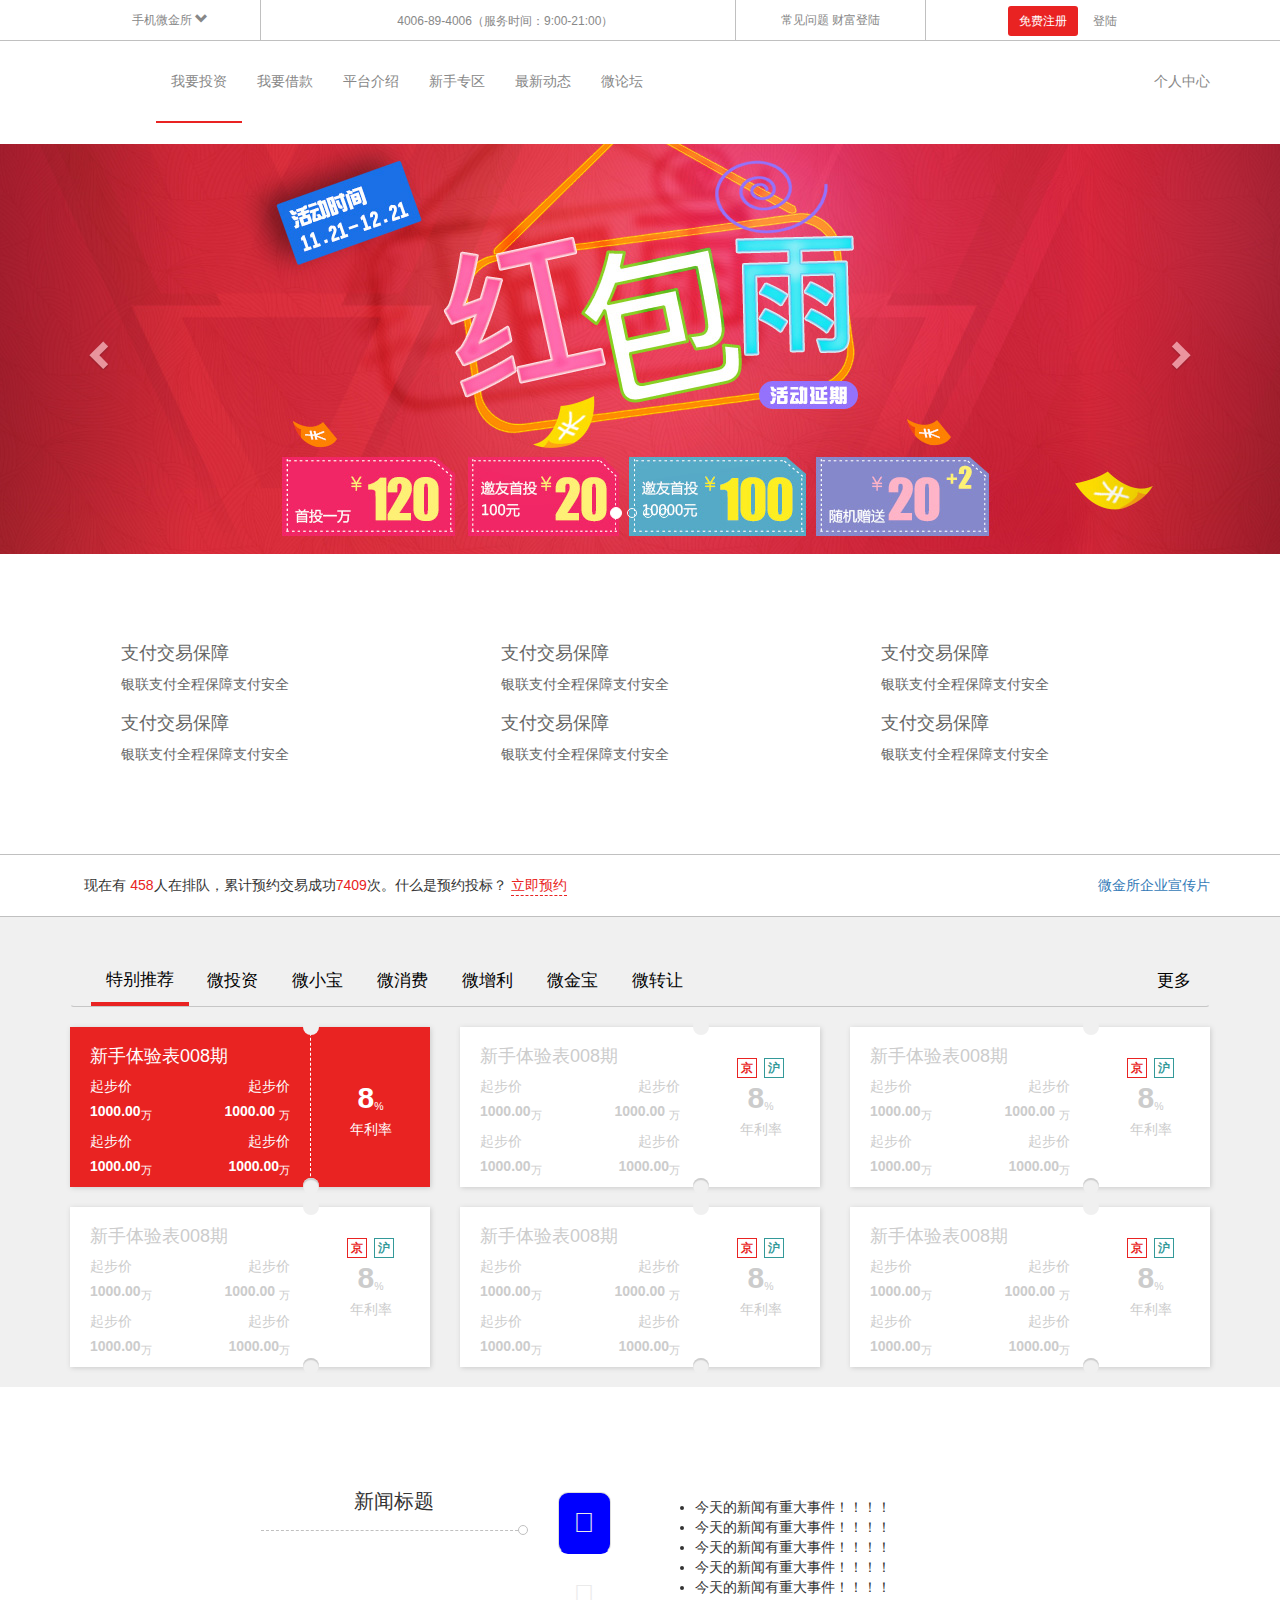
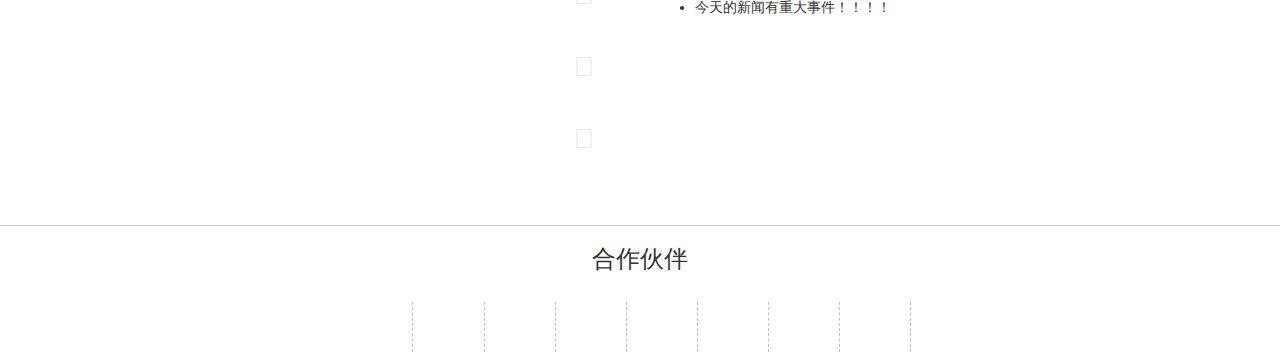
<file: index.html>
<!DOCTYPE html>
<html lang="en">

<head>
    <meta charset="UTF-8">
    <meta http-equiv="X-UA-Compatible" content="IE=edge">
    <meta name="viewport" content="width=device-width, initial-scale=1, user-scalable=no">
    <title>微金所，安全的互联网金融</title>
    <link rel="shortcut icon" type="image/x-icon" href="favicon.ico">
    <!-- <link rel="stylesheet/less" href="less/mian.less" type="text/css"> -->
    <link rel="stylesheet" href="./lib/bootstrap/css/bootstrap.css">
    <link rel="stylesheet" href="./css/main.css" type="text/css">
    <!-- [if lt IE 9]>
        <script src="lib/html5shiv/html5shiv.min.js"></script>
        <script src="lib/respond/respond.min.js"></script>
    <![endif]-->
</head>

<body>
    <!-- 头部区域开始-->
    <header>
        <div class="head visible-md visible-lg">
            <div class="container">
                <ul class="row">
                    <li class="col-md-2 text-center">
                        <a href="#">
                            <i class="icon-mobilephone"></i>手机微金所
                            <i class="glyphicon glyphicon-chevron-down"></i>
                            <img src="./img/c_06.jpg" name="QRcode" alt="扫一扫">
                        </a>
                    </li>
                    <li class="col-md-5 text-center">
                        <i class="icon-telephone"></i> 4006-89-4006（服务时间：9:00-21:00）
                    </li>
                    <li class="col-md-2 text-center">常见问题 财富登陆</li>
                    <li class="col-md-3 text-center">
                        <a class="btn btn-sm" href="#" role="button">免费注册</a>
                        <a class="btn btn-sm" href="#" role="button">登陆</a>
                    </li>
                </ul>
            </div>
        </div>
        </div>
    </header>
    <!-- 头部区域结束 -->
    <!-- 导航条开始 -->
    <nav class="navbar navbar-static-top" data-spy="affix" data-offset-top="10" data-offset-bottom="100">
        <div class="container">
            <!-- 手机版导航条 -->
            <div class="navbar-header">
                <button type="button" class="navbar-toggle collapsed" data-toggle="collapse" data-target="#meun-list" aria-expanded="false">
                    <span class="sr-only">切换菜单</span>
                    <span class="icon-bar"></span>
                    <span class="icon-bar"></span>
                    <span class="icon-bar"></span>
                </button>
                <a class="navbar-brand" href="#">
                    <i class="icon-icon"></i>
                    <i class="icon-logo"></i>
                </a>
            </div>
            <div class="collapse navbar-collapse" id="meun-list">
                <ul class="nav navbar-nav">
                    <li class="active"><a href="#">我要投资</a></li>
                    <li><a href="#">我要借款</a></li>
                    <li><a href="#">平台介绍</a></li>
                    <li><a href="#">新手专区</a></li>
                    <li><a href="#">最新动态</a></li>
                    <li><a href="#">微论坛</a></li>
                </ul>
                <ul class="nav navbar-nav navbar-right hidden-sm">
                    <li><a href="#">个人中心</a></li>
                </ul>
            </div>
        </div>
    </nav>
    <!-- 导航条结束 -->
    <!-- 轮播图 -->
    <section>
        <div id="roll-radio" class="carousel slide" data-ride="carousel">
            <!-- 轮播图小圆点 -->
            <ol class="carousel-indicators">
                <li data-target="#roll-radio" data-slide-to="0" class="active"></li>
                <li data-target="#roll-radio" data-slide-to="1"></li>
                <li data-target="#roll-radio" data-slide-to="2"></li>
                <li data-target="#roll-radio" data-slide-to="3"></li>
            </ol>
            <!-- 轮播图 -->
            <div class="carousel-inner" role="listbox">
                <div class="item active" data-img-sm="img/slide_01_640x340.jpg" data-img-lg="img/slide_01_2000x410.jpg">
                </div>
                <div class="item" data-img-sm="img/slide_02_640x340.jpg" data-img-lg="img/slide_02_2000x410.jpg" data-img-lg="img/slide_02_2000x410.jpg">
                </div>
                <div class=" item " data-img-sm="img/slide_03_640x340.jpg " data-img-lg="img/slide_03_2000x410.jpg " data-img-lg="img/slide_03_2000x410.jpg">
                </div>
                <div class=" item " data-img-sm="img/slide_04_640x340.jpg " data-img-lg="img/slide_04_2000x410.jpg " data-img-lg="img/slide_04_2000x410.jpg">
                </div>
            </div>
            <!-- 轮播图左右控制 -->
            <a class=" left carousel-control" href="#roll-radio" role="button " data-slide="prev">
                <span class="glyphicon glyphicon-chevron-left" aria-hidden="true "></span>
                <span class="sr-only">Previous</span>
            </a>
            <a class="right carousel-control" href="#roll-radio" role="button " data-slide="next">
                <span class="glyphicon glyphicon-chevron-right" aria-hidden="true "></span>
                <span class="sr-only">Next</span>
            </a>
        </div>
    </section>
    <!-- 轮播图结束 -->
    <!-- 特色介绍开始 -->
    <section class="paysafe hidden-xs">
        <div class="container">
            <div class="roll">
                <div class="col-sm-6 col-md-4">
                    <a href="#">
                        <div class="media">
                            <div class="media-left">
                                <i class="icon-uniE907"></i>
                            </div>
                            <div class="content">
                                <h4>支付交易保障</h4>
                                <p>银联支付全程保障支付安全</p>
                            </div>
                        </div>
                    </a>
                </div>
                <div class="col-sm-6 col-md-4">
                    <a href="#">
                        <div class="media">
                            <div class="media-left">
                                <i class="icon-uniE907"></i>
                            </div>
                            <div class="content">
                                <h4>支付交易保障</h4>
                                <p>银联支付全程保障支付安全</p>
                            </div>
                        </div>
                    </a>
                </div>
                <div class="hidden-xs col-sm-6 col-md-4">
                    <a href="#">
                        <div class="media">
                            <div class="media-left">
                                <i class="icon-uniE907"></i>
                            </div>
                            <div class="content">
                                <h4>支付交易保障</h4>
                                <p>银联支付全程保障支付安全</p>
                            </div>
                        </div>
                    </a>
                </div>
                <div class="hidden-xs col-sm-6 col-md-4">
                    <a href="#">
                        <div class="media">
                            <div class="media-left">
                                <i class="icon-uniE907"></i>
                            </div>
                            <div class="content">
                                <h4>支付交易保障</h4>
                                <p>银联支付全程保障支付安全</p>
                            </div>
                        </div>
                    </a>
                </div>
                <div class="hidden-xs col-sm-6 col-md-4">
                    <a href="#">
                        <div class="media">
                            <div class="media-left">
                                <i class="icon-uniE907"></i>
                            </div>
                            <div class="content">
                                <h4>支付交易保障</h4>
                                <p>银联支付全程保障支付安全</p>
                            </div>
                        </div>
                    </a>
                </div>
                <div class="hidden-xs col-sm-6 col-md-4">
                    <a href="#">
                        <div class="media">
                            <div class="media-left">
                                <i class="icon-uniE907"></i>
                            </div>
                            <div class="content">
                                <h4>支付交易保障</h4>
                                <p>银联支付全程保障支付安全</p>
                            </div>
                        </div>
                    </a>
                </div>
            </div>
        </div>
    </section>
    <!-- 特色介绍结束 -->
    <!-- 立即预约开始 -->
    <section class="order">
        <div class="container">
            <div class="pull-left">
                <p> <i class="icon-uniE906"></i> 现在有
                    <span>458</span>人在排队，累计预约交易成功<span>7409</span>次。什么是预约投标？ <a href="">立即预约</a></p>
            </div>
            <div class="order-right pull-right hidden-xs">
                <i class="icon-uniE905"></i>
                <p>微金所企业宣传片</p>
            </div>
        </div>
    </section>
    <!-- 立即预约结束 -->
    <!-- 产品推荐开始 -->
    <section class="products">
        <div class="container">
            <div class="ul-wallparper">
                <!-- tab导航栏 -->
                <ul class="nav nav-tabs navbar" id="products_ul" role="tablist">
                    <li role="presentation" class="active"><a href="#tuijian" aria-controls="home" role="tab" data-toggle="tab">特别推荐</a></li>
                    <li role="presentation"><a href="#touzi" aria-controls="touzi" role="tab" data-toggle="tab">微投资</a></li>
                    <li role="presentation"><a href="#xiaobao" aria-controls="xiaobao" role="tab" data-toggle="tab">微小宝</a></li>
                    <li role="presentation"><a href="#xiaofei" aria-controls="xiaofei" role="tab" data-toggle="tab">微消费</a></li>
                    <li role="presentation"><a href="#zengli" aria-controls="zengli" role="tab" data-toggle="tab">微增利</a></li>
                    <li role="presentation"><a href="#jinbao" aria-controls="jinbao" role="tab" data-toggle="tab">微金宝</a></li>
                    <li role="presentation"><a href="#zhuanrang" aria-controls="zhuanrang" role="tab" data-toggle="tab">微转让</a></li>
                    <li class="pull-right"><a href="#">更多</a></li>
                </ul>
            </div>
            <!-- tab导航栏结束-->
            <!-- tab卡片栏 -->
            <div class="tab-content">
                <div role="tabpanel" class="tab-pane fade in active" id="tuijian">
                    <!-- 整个行 -->
                    <div class="row">
                        <!-- 第一个盒子 -->
                        <div class="col-xs-12 col-sm-6 col-md-6 col-lg-4">
                            <!-- 左上角图标 -->
                            <div class="panel panel-czbk actived">
                                <!-- 右边利率 -->
                                <div class="panel-heading">
                                    <!-- 徽章 -->
                                    <p><strong>8</strong><sub>%</sub></p>
                                    <p><span>年利率</span></p>
                                </div>
                                <!-- 右边利率结束-->
                                <!-- 左边价格 -->
                                <div class="panel-body">
                                    <h4>新手体验表008期</h4>
                                    <div class="row">
                                        <div class="col-xs-6 text-left">
                                            <p>起步价</p>
                                            <p><strong>1000.00</strong><sub>万</sub></p>
                                        </div>
                                        <div class="col-xs-6 text-right">
                                            <p>起步价</p>
                                            <p><strong>1000.00</strong> <sub>万</sub></p>
                                        </div>
                                        <div class="col-xs-6 text-left">
                                            <p>起步价</p>
                                            <p><strong>1000.00</strong><sub>万</sub></p>
                                        </div>
                                        <div class="col-xs-6 text-right">
                                            <p>起步价</p>
                                            <p><strong>1000.00</strong><sub>万</sub></p>
                                        </div>
                                    </div>
                                </div>
                                <!-- 左边价格结束 -->
                            </div>
                        </div>
                        <!-- 第二个盒子 -->
                        <div class="col-xs-12 col-sm-6 col-md-6 col-lg-4">
                            <!-- 左上角图标 -->
                            <div class="panel panel-czbk disable">
                                <!-- 右边利率 -->
                                <div class="panel-heading">
                                    <!-- 徽章 -->
                                    <div class="badge-box">
                                        <a href="#" class="badge badge-one" data-toggle="tooltip" data-placement="top" title="背景">京</a>
                                        <a href="#" class="badge badge-two" data-toggle="tooltip" data-placement="top" title="上海">沪</a>
                                    </div>
                                    <p><strong>8</strong><sub>%</sub></p>
                                    <p><span>年利率</span></p>
                                </div>
                                <!-- 右边利率结束-->
                                <!-- 左边价格 -->
                                <div class="panel-body">
                                    <h4>新手体验表008期</h4>
                                    <div class="row">
                                        <div class="col-xs-6 text-left">
                                            <p>起步价</p>
                                            <p><strong>1000.00</strong><sub>万</sub></p>
                                        </div>
                                        <div class="col-xs-6 text-right">
                                            <p>起步价</p>
                                            <p><strong>1000.00</strong> <sub>万</sub></p>
                                        </div>
                                        <div class="col-xs-6 text-left">
                                            <p>起步价</p>
                                            <p><strong>1000.00</strong><sub>万</sub></p>
                                        </div>
                                        <div class="col-xs-6 text-right">
                                            <p>起步价</p>
                                            <p><strong>1000.00</strong><sub>万</sub></p>
                                        </div>
                                    </div>
                                </div>
                                <!-- 左边价格结束 -->
                            </div>
                        </div>
                        <!-- 第三个盒子 -->
                        <div class="col-xs-12 col-sm-6 col-md-6 col-lg-4">
                            <!-- 左上角图标 -->
                            <div class="panel panel-czbk disable">
                                <!-- 右边利率 -->
                                <div class="panel-heading">
                                    <!-- 徽章 -->
                                    <div class="badge-box">
                                        <a href="#" class="badge badge-one" data-toggle="tooltip" data-placement="top" title="背景">京</a>
                                        <a href="#" class="badge badge-two" data-toggle="tooltip" data-placement="top" title="上海">沪</a>
                                    </div>
                                    <p><strong>8</strong><sub>%</sub></p>
                                    <p><span>年利率</span></p>
                                </div>
                                <!-- 右边利率结束-->
                                <!-- 左边价格 -->
                                <div class="panel-body">
                                    <h4>新手体验表008期</h4>
                                    <div class="row">
                                        <div class="col-xs-6 text-left">
                                            <p>起步价</p>
                                            <p><strong>1000.00</strong><sub>万</sub></p>
                                        </div>
                                        <div class="col-xs-6 text-right">
                                            <p>起步价</p>
                                            <p><strong>1000.00</strong> <sub>万</sub></p>
                                        </div>
                                        <div class="col-xs-6 text-left">
                                            <p>起步价</p>
                                            <p><strong>1000.00</strong><sub>万</sub></p>
                                        </div>
                                        <div class="col-xs-6 text-right">
                                            <p>起步价</p>
                                            <p><strong>1000.00</strong><sub>万</sub></p>
                                        </div>
                                    </div>
                                </div>
                                <!-- 左边价格结束 -->
                            </div>
                        </div>
                        <!-- 第四个盒子 -->
                        <div class="col-xs-12 col-sm-6 col-md-6 col-lg-4">
                            <!-- 左上角图标 -->
                            <div class="panel panel-czbk disable">
                                <!-- 右边利率 -->
                                <div class="panel-heading">
                                    <!-- 徽章 -->
                                    <div class="badge-box">
                                        <a href="#" class="badge badge-one" data-toggle="tooltip" data-placement="top" title="背景">京</a>
                                        <a href="#" class="badge badge-two" data-toggle="tooltip" data-placement="top" title="上海">沪</a>
                                    </div>
                                    <p><strong>8</strong><sub>%</sub></p>
                                    <p><span>年利率</span></p>
                                </div>
                                <!-- 右边利率结束-->
                                <!-- 左边价格 -->
                                <div class="panel-body">
                                    <h4>新手体验表008期</h4>
                                    <div class="row">
                                        <div class="col-xs-6 text-left">
                                            <p>起步价</p>
                                            <p><strong>1000.00</strong><sub>万</sub></p>
                                        </div>
                                        <div class="col-xs-6 text-right">
                                            <p>起步价</p>
                                            <p><strong>1000.00</strong> <sub>万</sub></p>
                                        </div>
                                        <div class="col-xs-6 text-left">
                                            <p>起步价</p>
                                            <p><strong>1000.00</strong><sub>万</sub></p>
                                        </div>
                                        <div class="col-xs-6 text-right">
                                            <p>起步价</p>
                                            <p><strong>1000.00</strong><sub>万</sub></p>
                                        </div>
                                    </div>
                                </div>
                                <!-- 左边价格结束 -->
                            </div>
                        </div>
                        <!-- 第五个盒子 -->
                        <div class="col-xs-12 col-sm-6 col-md-6 col-lg-4">
                            <!-- 左上角图标 -->
                            <div class="panel panel-czbk disable">
                                <!-- 右边利率 -->
                                <div class="panel-heading">
                                    <!-- 徽章 -->
                                    <div class="badge-box">
                                        <a href="#" class="badge badge-one" data-toggle="tooltip" data-placement="top" title="背景">京</a>
                                        <a href="#" class="badge badge-two" data-toggle="tooltip" data-placement="top" title="上海">沪</a>
                                    </div>
                                    <p><strong>8</strong><sub>%</sub></p>
                                    <p><span>年利率</span></p>
                                </div>
                                <!-- 右边利率结束-->
                                <!-- 左边价格 -->
                                <div class="panel-body">
                                    <h4>新手体验表008期</h4>
                                    <div class="row">
                                        <div class="col-xs-6 text-left">
                                            <p>起步价</p>
                                            <p><strong>1000.00</strong><sub>万</sub></p>
                                        </div>
                                        <div class="col-xs-6 text-right">
                                            <p>起步价</p>
                                            <p><strong>1000.00</strong> <sub>万</sub></p>
                                        </div>
                                        <div class="col-xs-6 text-left">
                                            <p>起步价</p>
                                            <p><strong>1000.00</strong><sub>万</sub></p>
                                        </div>
                                        <div class="col-xs-6 text-right">
                                            <p>起步价</p>
                                            <p><strong>1000.00</strong><sub>万</sub></p>
                                        </div>
                                    </div>
                                </div>
                                <!-- 左边价格结束 -->
                            </div>
                        </div>
                        <!-- 第六个盒子 -->
                        <div class="col-xs-12 col-sm-6 col-md-6 col-lg-4">
                            <!-- 左上角图标 -->
                            <div class="panel panel-czbk disable">
                                <!-- 右边利率 -->
                                <div class="panel-heading">
                                    <!-- 徽章 -->
                                    <div class="badge-box">
                                        <a href="#" class="badge badge-one" data-toggle="tooltip" data-placement="top" title="背景">京</a>
                                        <a href="#" class="badge badge-two" data-toggle="tooltip" data-placement="top" title="上海">沪</a>
                                    </div>
                                    <p><strong>8</strong><sub>%</sub></p>
                                    <p><span>年利率</span></p>
                                </div>
                                <!-- 右边利率结束-->
                                <!-- 左边价格 -->
                                <div class="panel-body">
                                    <h4>新手体验表008期</h4>
                                    <div class="row">
                                        <div class="col-xs-6 text-left">
                                            <p>起步价</p>
                                            <p><strong>1000.00</strong><sub>万</sub></p>
                                        </div>
                                        <div class="col-xs-6 text-right">
                                            <p>起步价</p>
                                            <p><strong>1000.00</strong> <sub>万</sub></p>
                                        </div>
                                        <div class="col-xs-6 text-left">
                                            <p>起步价</p>
                                            <p><strong>1000.00</strong><sub>万</sub></p>
                                        </div>
                                        <div class="col-xs-6 text-right">
                                            <p>起步价</p>
                                            <p><strong>1000.00</strong><sub>万</sub></p>
                                        </div>
                                    </div>
                                </div>
                                <!-- 左边价格结束 -->
                            </div>
                        </div>
                    </div>
                </div>
                <div role="tabpanel" class="tab-pane fade" id="touzi">
                    <div class="row">
                        <!-- 第一个盒子 -->
                        <div class="col-xs-12 col-sm-6 col-md-6 col-lg-4">
                            <!-- 左上角图标 -->
                            <div class="panel panel-czbk actived">
                                <!-- 右边利率 -->
                                <div class="panel-heading">
                                    <!-- 徽章 -->
                                    <p><strong>8</strong><sub>%</sub></p>
                                    <p><span>年利率</span></p>
                                </div>
                                <!-- 右边利率结束-->
                                <!-- 左边价格 -->
                                <div class="panel-body">
                                    <h4>新手体验表008期</h4>
                                    <div class="row">
                                        <div class="col-xs-6 text-left">
                                            <p>起步价</p>
                                            <p><strong>1000.00</strong><sub>万</sub></p>
                                        </div>
                                        <div class="col-xs-6 text-right">
                                            <p>起步价</p>
                                            <p><strong>1000.00</strong> <sub>万</sub></p>
                                        </div>
                                        <div class="col-xs-6 text-left">
                                            <p>起步价</p>
                                            <p><strong>1000.00</strong><sub>万</sub></p>
                                        </div>
                                        <div class="col-xs-6 text-right">
                                            <p>起步价</p>
                                            <p><strong>1000.00</strong><sub>万</sub></p>
                                        </div>
                                    </div>
                                </div>
                                <!-- 左边价格结束 -->
                            </div>
                        </div>
                        <!-- 第二个盒子 -->
                        <div class="col-xs-12 col-sm-6 col-md-6 col-lg-4">
                            <!-- 左上角图标 -->
                            <div class="panel panel-czbk disable">
                                <!-- 右边利率 -->
                                <div class="panel-heading">
                                    <!-- 徽章 -->
                                    <div class="badge-box">
                                        <a href="#" class="badge badge-one" data-toggle="tooltip" data-placement="top" title="背景">京</a>
                                        <a href="#" class="badge badge-two" data-toggle="tooltip" data-placement="top" title="上海">沪</a>
                                    </div>
                                    <p><strong>8</strong><sub>%</sub></p>
                                    <p><span>年利率</span></p>
                                </div>
                                <!-- 右边利率结束-->
                                <!-- 左边价格 -->
                                <div class="panel-body">
                                    <h4>新手体验表008期</h4>
                                    <div class="row">
                                        <div class="col-xs-6 text-left">
                                            <p>起步价</p>
                                            <p><strong>1000.00</strong><sub>万</sub></p>
                                        </div>
                                        <div class="col-xs-6 text-right">
                                            <p>起步价</p>
                                            <p><strong>1000.00</strong> <sub>万</sub></p>
                                        </div>
                                        <div class="col-xs-6 text-left">
                                            <p>起步价</p>
                                            <p><strong>1000.00</strong><sub>万</sub></p>
                                        </div>
                                        <div class="col-xs-6 text-right">
                                            <p>起步价</p>
                                            <p><strong>1000.00</strong><sub>万</sub></p>
                                        </div>
                                    </div>
                                </div>
                                <!-- 左边价格结束 -->
                            </div>
                        </div>
                        <!-- 第三个盒子 -->
                        <div class="col-xs-12 col-sm-6 col-md-6 col-lg-4">
                            <!-- 左上角图标 -->
                            <div class="panel panel-czbk disable">
                                <!-- 右边利率 -->
                                <div class="panel-heading">
                                    <!-- 徽章 -->
                                    <div class="badge-box">
                                        <a href="#" class="badge badge-one" data-toggle="tooltip" data-placement="top" title="背景">京</a>
                                        <a href="#" class="badge badge-two" data-toggle="tooltip" data-placement="top" title="上海">沪</a>
                                    </div>
                                    <p><strong>8</strong><sub>%</sub></p>
                                    <p><span>年利率</span></p>
                                </div>
                                <!-- 右边利率结束-->
                                <!-- 左边价格 -->
                                <div class="panel-body">
                                    <h4>新手体验表008期</h4>
                                    <div class="row">
                                        <div class="col-xs-6 text-left">
                                            <p>起步价</p>
                                            <p><strong>1000.00</strong><sub>万</sub></p>
                                        </div>
                                        <div class="col-xs-6 text-right">
                                            <p>起步价</p>
                                            <p><strong>1000.00</strong> <sub>万</sub></p>
                                        </div>
                                        <div class="col-xs-6 text-left">
                                            <p>起步价</p>
                                            <p><strong>1000.00</strong><sub>万</sub></p>
                                        </div>
                                        <div class="col-xs-6 text-right">
                                            <p>起步价</p>
                                            <p><strong>1000.00</strong><sub>万</sub></p>
                                        </div>
                                    </div>
                                </div>
                                <!-- 左边价格结束 -->
                            </div>
                        </div>
                        <!-- 第四个盒子 -->
                        <div class="col-xs-12 col-sm-6 col-md-6 col-lg-4">
                            <!-- 左上角图标 -->
                            <div class="panel panel-czbk disable">
                                <!-- 右边利率 -->
                                <div class="panel-heading">
                                    <!-- 徽章 -->
                                    <div class="badge-box">
                                        <a href="#" class="badge badge-one" data-toggle="tooltip" data-placement="top" title="背景">京</a>
                                        <a href="#" class="badge badge-two" data-toggle="tooltip" data-placement="top" title="上海">沪</a>
                                    </div>
                                    <p><strong>8</strong><sub>%</sub></p>
                                    <p><span>年利率</span></p>
                                </div>
                                <!-- 右边利率结束-->
                                <!-- 左边价格 -->
                                <div class="panel-body">
                                    <h4>新手体验表008期</h4>
                                    <div class="row">
                                        <div class="col-xs-6 text-left">
                                            <p>起步价</p>
                                            <p><strong>1000.00</strong><sub>万</sub></p>
                                        </div>
                                        <div class="col-xs-6 text-right">
                                            <p>起步价</p>
                                            <p><strong>1000.00</strong> <sub>万</sub></p>
                                        </div>
                                        <div class="col-xs-6 text-left">
                                            <p>起步价</p>
                                            <p><strong>1000.00</strong><sub>万</sub></p>
                                        </div>
                                        <div class="col-xs-6 text-right">
                                            <p>起步价</p>
                                            <p><strong>1000.00</strong><sub>万</sub></p>
                                        </div>
                                    </div>
                                </div>
                                <!-- 左边价格结束 -->
                            </div>
                        </div>
                        <!-- 第五个盒子 -->
                        <div class="col-xs-12 col-sm-6 col-md-6 col-lg-4">
                            <!-- 左上角图标 -->
                            <div class="panel panel-czbk disable">
                                <!-- 右边利率 -->
                                <div class="panel-heading">
                                    <!-- 徽章 -->
                                    <div class="badge-box">
                                        <a href="#" class="badge badge-one" data-toggle="tooltip" data-placement="top" title="背景">京</a>
                                        <a href="#" class="badge badge-two" data-toggle="tooltip" data-placement="top" title="上海">沪</a>
                                    </div>
                                    <p><strong>8</strong><sub>%</sub></p>
                                    <p><span>年利率</span></p>
                                </div>
                                <!-- 右边利率结束-->
                                <!-- 左边价格 -->
                                <div class="panel-body">
                                    <h4>新手体验表008期</h4>
                                    <div class="row">
                                        <div class="col-xs-6 text-left">
                                            <p>起步价</p>
                                            <p><strong>1000.00</strong><sub>万</sub></p>
                                        </div>
                                        <div class="col-xs-6 text-right">
                                            <p>起步价</p>
                                            <p><strong>1000.00</strong> <sub>万</sub></p>
                                        </div>
                                        <div class="col-xs-6 text-left">
                                            <p>起步价</p>
                                            <p><strong>1000.00</strong><sub>万</sub></p>
                                        </div>
                                        <div class="col-xs-6 text-right">
                                            <p>起步价</p>
                                            <p><strong>1000.00</strong><sub>万</sub></p>
                                        </div>
                                    </div>
                                </div>
                                <!-- 左边价格结束 -->
                            </div>
                        </div>
                        <!-- 第六个盒子 -->
                        <div class="col-xs-12 col-sm-6 col-md-6 col-lg-4">
                            <!-- 左上角图标 -->
                            <div class="panel panel-czbk disable">
                                <!-- 右边利率 -->
                                <div class="panel-heading">
                                    <!-- 徽章 -->
                                    <div class="badge-box">
                                        <a href="#" class="badge badge-one" data-toggle="tooltip" data-placement="top" title="背景">京</a>
                                        <a href="#" class="badge badge-two" data-toggle="tooltip" data-placement="top" title="上海">沪</a>
                                    </div>
                                    <p><strong>8</strong><sub>%</sub></p>
                                    <p><span>年利率</span></p>
                                </div>
                                <!-- 右边利率结束-->
                                <!-- 左边价格 -->
                                <div class="panel-body">
                                    <h4>新手体验表008期</h4>
                                    <div class="row">
                                        <div class="col-xs-6 text-left">
                                            <p>起步价</p>
                                            <p><strong>1000.00</strong><sub>万</sub></p>
                                        </div>
                                        <div class="col-xs-6 text-right">
                                            <p>起步价</p>
                                            <p><strong>1000.00</strong> <sub>万</sub></p>
                                        </div>
                                        <div class="col-xs-6 text-left">
                                            <p>起步价</p>
                                            <p><strong>1000.00</strong><sub>万</sub></p>
                                        </div>
                                        <div class="col-xs-6 text-right">
                                            <p>起步价</p>
                                            <p><strong>1000.00</strong><sub>万</sub></p>
                                        </div>
                                    </div>
                                </div>
                                <!-- 左边价格结束 -->
                            </div>
                        </div>
                    </div>
                </div>
                <div role="tabpanel" class="tab-pane fade" id="xiaobao">
                    <div class="row">
                        <!-- 第一个盒子 -->
                        <div class="col-xs-12 col-sm-6 col-md-6 col-lg-4">
                            <!-- 左上角图标 -->
                            <div class="panel panel-czbk actived">
                                <!-- 右边利率 -->
                                <div class="panel-heading">
                                    <!-- 徽章 -->
                                    <p><strong>8</strong><sub>%</sub></p>
                                    <p><span>年利率</span></p>
                                </div>
                                <!-- 右边利率结束-->
                                <!-- 左边价格 -->
                                <div class="panel-body">
                                    <h4>新手体验表008期</h4>
                                    <div class="row">
                                        <div class="col-xs-6 text-left">
                                            <p>起步价</p>
                                            <p><strong>1000.00</strong><sub>万</sub></p>
                                        </div>
                                        <div class="col-xs-6 text-right">
                                            <p>起步价</p>
                                            <p><strong>1000.00</strong> <sub>万</sub></p>
                                        </div>
                                        <div class="col-xs-6 text-left">
                                            <p>起步价</p>
                                            <p><strong>1000.00</strong><sub>万</sub></p>
                                        </div>
                                        <div class="col-xs-6 text-right">
                                            <p>起步价</p>
                                            <p><strong>1000.00</strong><sub>万</sub></p>
                                        </div>
                                    </div>
                                </div>
                                <!-- 左边价格结束 -->
                            </div>
                        </div>
                        <!-- 第二个盒子 -->
                        <div class="col-xs-12 col-sm-6 col-md-6 col-lg-4">
                            <!-- 左上角图标 -->
                            <div class="panel panel-czbk disable">
                                <!-- 右边利率 -->
                                <div class="panel-heading">
                                    <!-- 徽章 -->
                                    <div class="badge-box">
                                        <a href="#" class="badge badge-one" data-toggle="tooltip" data-placement="top" title="背景">京</a>
                                        <a href="#" class="badge badge-two" data-toggle="tooltip" data-placement="top" title="上海">沪</a>
                                    </div>
                                    <p><strong>8</strong><sub>%</sub></p>
                                    <p><span>年利率</span></p>
                                </div>
                                <!-- 右边利率结束-->
                                <!-- 左边价格 -->
                                <div class="panel-body">
                                    <h4>新手体验表008期</h4>
                                    <div class="row">
                                        <div class="col-xs-6 text-left">
                                            <p>起步价</p>
                                            <p><strong>1000.00</strong><sub>万</sub></p>
                                        </div>
                                        <div class="col-xs-6 text-right">
                                            <p>起步价</p>
                                            <p><strong>1000.00</strong> <sub>万</sub></p>
                                        </div>
                                        <div class="col-xs-6 text-left">
                                            <p>起步价</p>
                                            <p><strong>1000.00</strong><sub>万</sub></p>
                                        </div>
                                        <div class="col-xs-6 text-right">
                                            <p>起步价</p>
                                            <p><strong>1000.00</strong><sub>万</sub></p>
                                        </div>
                                    </div>
                                </div>
                                <!-- 左边价格结束 -->
                            </div>
                        </div>
                        <!-- 第三个盒子 -->
                        <div class="col-xs-12 col-sm-6 col-md-6 col-lg-4">
                            <!-- 左上角图标 -->
                            <div class="panel panel-czbk disable">
                                <!-- 右边利率 -->
                                <div class="panel-heading">
                                    <!-- 徽章 -->
                                    <div class="badge-box">
                                        <a href="#" class="badge badge-one" data-toggle="tooltip" data-placement="top" title="背景">京</a>
                                        <a href="#" class="badge badge-two" data-toggle="tooltip" data-placement="top" title="上海">沪</a>
                                    </div>
                                    <p><strong>8</strong><sub>%</sub></p>
                                    <p><span>年利率</span></p>
                                </div>
                                <!-- 右边利率结束-->
                                <!-- 左边价格 -->
                                <div class="panel-body">
                                    <h4>新手体验表008期</h4>
                                    <div class="row">
                                        <div class="col-xs-6 text-left">
                                            <p>起步价</p>
                                            <p><strong>1000.00</strong><sub>万</sub></p>
                                        </div>
                                        <div class="col-xs-6 text-right">
                                            <p>起步价</p>
                                            <p><strong>1000.00</strong> <sub>万</sub></p>
                                        </div>
                                        <div class="col-xs-6 text-left">
                                            <p>起步价</p>
                                            <p><strong>1000.00</strong><sub>万</sub></p>
                                        </div>
                                        <div class="col-xs-6 text-right">
                                            <p>起步价</p>
                                            <p><strong>1000.00</strong><sub>万</sub></p>
                                        </div>
                                    </div>
                                </div>
                                <!-- 左边价格结束 -->
                            </div>
                        </div>
                        <!-- 第四个盒子 -->
                        <div class="col-xs-12 col-sm-6 col-md-6 col-lg-4">
                            <!-- 左上角图标 -->
                            <div class="panel panel-czbk disable">
                                <!-- 右边利率 -->
                                <div class="panel-heading">
                                    <!-- 徽章 -->
                                    <div class="badge-box">
                                        <a href="#" class="badge badge-one" data-toggle="tooltip" data-placement="top" title="背景">京</a>
                                        <a href="#" class="badge badge-two" data-toggle="tooltip" data-placement="top" title="上海">沪</a>
                                    </div>
                                    <p><strong>8</strong><sub>%</sub></p>
                                    <p><span>年利率</span></p>
                                </div>
                                <!-- 右边利率结束-->
                                <!-- 左边价格 -->
                                <div class="panel-body">
                                    <h4>新手体验表008期</h4>
                                    <div class="row">
                                        <div class="col-xs-6 text-left">
                                            <p>起步价</p>
                                            <p><strong>1000.00</strong><sub>万</sub></p>
                                        </div>
                                        <div class="col-xs-6 text-right">
                                            <p>起步价</p>
                                            <p><strong>1000.00</strong> <sub>万</sub></p>
                                        </div>
                                        <div class="col-xs-6 text-left">
                                            <p>起步价</p>
                                            <p><strong>1000.00</strong><sub>万</sub></p>
                                        </div>
                                        <div class="col-xs-6 text-right">
                                            <p>起步价</p>
                                            <p><strong>1000.00</strong><sub>万</sub></p>
                                        </div>
                                    </div>
                                </div>
                                <!-- 左边价格结束 -->
                            </div>
                        </div>
                        <!-- 第五个盒子 -->
                        <div class="col-xs-12 col-sm-6 col-md-6 col-lg-4">
                            <!-- 左上角图标 -->
                            <div class="panel panel-czbk disable">
                                <!-- 右边利率 -->
                                <div class="panel-heading">
                                    <!-- 徽章 -->
                                    <div class="badge-box">
                                        <a href="#" class="badge badge-one" data-toggle="tooltip" data-placement="top" title="背景">京</a>
                                        <a href="#" class="badge badge-two" data-toggle="tooltip" data-placement="top" title="上海">沪</a>
                                    </div>
                                    <p><strong>8</strong><sub>%</sub></p>
                                    <p><span>年利率</span></p>
                                </div>
                                <!-- 右边利率结束-->
                                <!-- 左边价格 -->
                                <div class="panel-body">
                                    <h4>新手体验表008期</h4>
                                    <div class="row">
                                        <div class="col-xs-6 text-left">
                                            <p>起步价</p>
                                            <p><strong>1000.00</strong><sub>万</sub></p>
                                        </div>
                                        <div class="col-xs-6 text-right">
                                            <p>起步价</p>
                                            <p><strong>1000.00</strong> <sub>万</sub></p>
                                        </div>
                                        <div class="col-xs-6 text-left">
                                            <p>起步价</p>
                                            <p><strong>1000.00</strong><sub>万</sub></p>
                                        </div>
                                        <div class="col-xs-6 text-right">
                                            <p>起步价</p>
                                            <p><strong>1000.00</strong><sub>万</sub></p>
                                        </div>
                                    </div>
                                </div>
                                <!-- 左边价格结束 -->
                            </div>
                        </div>
                        <!-- 第六个盒子 -->
                        <div class="col-xs-12 col-sm-6 col-md-6 col-lg-4">
                            <!-- 左上角图标 -->
                            <div class="panel panel-czbk disable">
                                <!-- 右边利率 -->
                                <div class="panel-heading">
                                    <!-- 徽章 -->
                                    <div class="badge-box">
                                        <a href="#" class="badge badge-one" data-toggle="tooltip" data-placement="top" title="背景">京</a>
                                        <a href="#" class="badge badge-two" data-toggle="tooltip" data-placement="top" title="上海">沪</a>
                                    </div>
                                    <p><strong>8</strong><sub>%</sub></p>
                                    <p><span>年利率</span></p>
                                </div>
                                <!-- 右边利率结束-->
                                <!-- 左边价格 -->
                                <div class="panel-body">
                                    <h4>新手体验表008期</h4>
                                    <div class="row">
                                        <div class="col-xs-6 text-left">
                                            <p>起步价</p>
                                            <p><strong>1000.00</strong><sub>万</sub></p>
                                        </div>
                                        <div class="col-xs-6 text-right">
                                            <p>起步价</p>
                                            <p><strong>1000.00</strong> <sub>万</sub></p>
                                        </div>
                                        <div class="col-xs-6 text-left">
                                            <p>起步价</p>
                                            <p><strong>1000.00</strong><sub>万</sub></p>
                                        </div>
                                        <div class="col-xs-6 text-right">
                                            <p>起步价</p>
                                            <p><strong>1000.00</strong><sub>万</sub></p>
                                        </div>
                                    </div>
                                </div>
                                <!-- 左边价格结束 -->
                            </div>
                        </div>
                    </div>
                </div>
                <div role="tabpanel" class="tab-pane fade" id="xiaofei">
                    <div class="row">
                        <!-- 第一个盒子 -->
                        <div class="col-xs-12 col-sm-6 col-md-6 col-lg-4">
                            <!-- 左上角图标 -->
                            <div class="panel panel-czbk actived">
                                <!-- 右边利率 -->
                                <div class="panel-heading">
                                    <!-- 徽章 -->
                                    <p><strong>8</strong><sub>%</sub></p>
                                    <p><span>年利率</span></p>
                                </div>
                                <!-- 右边利率结束-->
                                <!-- 左边价格 -->
                                <div class="panel-body">
                                    <h4>新手体验表008期</h4>
                                    <div class="row">
                                        <div class="col-xs-6 text-left">
                                            <p>起步价</p>
                                            <p><strong>1000.00</strong><sub>万</sub></p>
                                        </div>
                                        <div class="col-xs-6 text-right">
                                            <p>起步价</p>
                                            <p><strong>1000.00</strong> <sub>万</sub></p>
                                        </div>
                                        <div class="col-xs-6 text-left">
                                            <p>起步价</p>
                                            <p><strong>1000.00</strong><sub>万</sub></p>
                                        </div>
                                        <div class="col-xs-6 text-right">
                                            <p>起步价</p>
                                            <p><strong>1000.00</strong><sub>万</sub></p>
                                        </div>
                                    </div>
                                </div>
                                <!-- 左边价格结束 -->
                            </div>
                        </div>
                        <!-- 第二个盒子 -->
                        <div class="col-xs-12 col-sm-6 col-md-6 col-lg-4">
                            <!-- 左上角图标 -->
                            <div class="panel panel-czbk disable">
                                <!-- 右边利率 -->
                                <div class="panel-heading">
                                    <!-- 徽章 -->
                                    <div class="badge-box">
                                        <a href="#" class="badge badge-one" data-toggle="tooltip" data-placement="top" title="背景">京</a>
                                        <a href="#" class="badge badge-two" data-toggle="tooltip" data-placement="top" title="上海">沪</a>
                                    </div>
                                    <p><strong>8</strong><sub>%</sub></p>
                                    <p><span>年利率</span></p>
                                </div>
                                <!-- 右边利率结束-->
                                <!-- 左边价格 -->
                                <div class="panel-body">
                                    <h4>新手体验表008期</h4>
                                    <div class="row">
                                        <div class="col-xs-6 text-left">
                                            <p>起步价</p>
                                            <p><strong>1000.00</strong><sub>万</sub></p>
                                        </div>
                                        <div class="col-xs-6 text-right">
                                            <p>起步价</p>
                                            <p><strong>1000.00</strong> <sub>万</sub></p>
                                        </div>
                                        <div class="col-xs-6 text-left">
                                            <p>起步价</p>
                                            <p><strong>1000.00</strong><sub>万</sub></p>
                                        </div>
                                        <div class="col-xs-6 text-right">
                                            <p>起步价</p>
                                            <p><strong>1000.00</strong><sub>万</sub></p>
                                        </div>
                                    </div>
                                </div>
                                <!-- 左边价格结束 -->
                            </div>
                        </div>
                        <!-- 第三个盒子 -->
                        <div class="col-xs-12 col-sm-6 col-md-6 col-lg-4">
                            <!-- 左上角图标 -->
                            <div class="panel panel-czbk disable">
                                <!-- 右边利率 -->
                                <div class="panel-heading">
                                    <!-- 徽章 -->
                                    <div class="badge-box">
                                        <a href="#" class="badge badge-one" data-toggle="tooltip" data-placement="top" title="背景">京</a>
                                        <a href="#" class="badge badge-two" data-toggle="tooltip" data-placement="top" title="上海">沪</a>
                                    </div>
                                    <p><strong>8</strong><sub>%</sub></p>
                                    <p><span>年利率</span></p>
                                </div>
                                <!-- 右边利率结束-->
                                <!-- 左边价格 -->
                                <div class="panel-body">
                                    <h4>新手体验表008期</h4>
                                    <div class="row">
                                        <div class="col-xs-6 text-left">
                                            <p>起步价</p>
                                            <p><strong>1000.00</strong><sub>万</sub></p>
                                        </div>
                                        <div class="col-xs-6 text-right">
                                            <p>起步价</p>
                                            <p><strong>1000.00</strong> <sub>万</sub></p>
                                        </div>
                                        <div class="col-xs-6 text-left">
                                            <p>起步价</p>
                                            <p><strong>1000.00</strong><sub>万</sub></p>
                                        </div>
                                        <div class="col-xs-6 text-right">
                                            <p>起步价</p>
                                            <p><strong>1000.00</strong><sub>万</sub></p>
                                        </div>
                                    </div>
                                </div>
                                <!-- 左边价格结束 -->
                            </div>
                        </div>
                        <!-- 第四个盒子 -->
                        <div class="col-xs-12 col-sm-6 col-md-6 col-lg-4">
                            <!-- 左上角图标 -->
                            <div class="panel panel-czbk disable">
                                <!-- 右边利率 -->
                                <div class="panel-heading">
                                    <!-- 徽章 -->
                                    <div class="badge-box">
                                        <a href="#" class="badge badge-one" data-toggle="tooltip" data-placement="top" title="背景">京</a>
                                        <a href="#" class="badge badge-two" data-toggle="tooltip" data-placement="top" title="上海">沪</a>
                                    </div>
                                    <p><strong>8</strong><sub>%</sub></p>
                                    <p><span>年利率</span></p>
                                </div>
                                <!-- 右边利率结束-->
                                <!-- 左边价格 -->
                                <div class="panel-body">
                                    <h4>新手体验表008期</h4>
                                    <div class="row">
                                        <div class="col-xs-6 text-left">
                                            <p>起步价</p>
                                            <p><strong>1000.00</strong><sub>万</sub></p>
                                        </div>
                                        <div class="col-xs-6 text-right">
                                            <p>起步价</p>
                                            <p><strong>1000.00</strong> <sub>万</sub></p>
                                        </div>
                                        <div class="col-xs-6 text-left">
                                            <p>起步价</p>
                                            <p><strong>1000.00</strong><sub>万</sub></p>
                                        </div>
                                        <div class="col-xs-6 text-right">
                                            <p>起步价</p>
                                            <p><strong>1000.00</strong><sub>万</sub></p>
                                        </div>
                                    </div>
                                </div>
                                <!-- 左边价格结束 -->
                            </div>
                        </div>
                        <!-- 第五个盒子 -->
                        <div class="col-xs-12 col-sm-6 col-md-6 col-lg-4">
                            <!-- 左上角图标 -->
                            <div class="panel panel-czbk disable">
                                <!-- 右边利率 -->
                                <div class="panel-heading">
                                    <!-- 徽章 -->
                                    <div class="badge-box">
                                        <a href="#" class="badge badge-one" data-toggle="tooltip" data-placement="top" title="背景">京</a>
                                        <a href="#" class="badge badge-two" data-toggle="tooltip" data-placement="top" title="上海">沪</a>
                                    </div>
                                    <p><strong>8</strong><sub>%</sub></p>
                                    <p><span>年利率</span></p>
                                </div>
                                <!-- 右边利率结束-->
                                <!-- 左边价格 -->
                                <div class="panel-body">
                                    <h4>新手体验表008期</h4>
                                    <div class="row">
                                        <div class="col-xs-6 text-left">
                                            <p>起步价</p>
                                            <p><strong>1000.00</strong><sub>万</sub></p>
                                        </div>
                                        <div class="col-xs-6 text-right">
                                            <p>起步价</p>
                                            <p><strong>1000.00</strong> <sub>万</sub></p>
                                        </div>
                                        <div class="col-xs-6 text-left">
                                            <p>起步价</p>
                                            <p><strong>1000.00</strong><sub>万</sub></p>
                                        </div>
                                        <div class="col-xs-6 text-right">
                                            <p>起步价</p>
                                            <p><strong>1000.00</strong><sub>万</sub></p>
                                        </div>
                                    </div>
                                </div>
                                <!-- 左边价格结束 -->
                            </div>
                        </div>
                        <!-- 第六个盒子 -->
                        <div class="col-xs-12 col-sm-6 col-md-6 col-lg-4">
                            <!-- 左上角图标 -->
                            <div class="panel panel-czbk disable">
                                <!-- 右边利率 -->
                                <div class="panel-heading">
                                    <!-- 徽章 -->
                                    <div class="badge-box">
                                        <a href="#" class="badge badge-one" data-toggle="tooltip" data-placement="top" title="背景">京</a>
                                        <a href="#" class="badge badge-two" data-toggle="tooltip" data-placement="top" title="上海">沪</a>
                                    </div>
                                    <p><strong>8</strong><sub>%</sub></p>
                                    <p><span>年利率</span></p>
                                </div>
                                <!-- 右边利率结束-->
                                <!-- 左边价格 -->
                                <div class="panel-body">
                                    <h4>新手体验表008期</h4>
                                    <div class="row">
                                        <div class="col-xs-6 text-left">
                                            <p>起步价</p>
                                            <p><strong>1000.00</strong><sub>万</sub></p>
                                        </div>
                                        <div class="col-xs-6 text-right">
                                            <p>起步价</p>
                                            <p><strong>1000.00</strong> <sub>万</sub></p>
                                        </div>
                                        <div class="col-xs-6 text-left">
                                            <p>起步价</p>
                                            <p><strong>1000.00</strong><sub>万</sub></p>
                                        </div>
                                        <div class="col-xs-6 text-right">
                                            <p>起步价</p>
                                            <p><strong>1000.00</strong><sub>万</sub></p>
                                        </div>
                                    </div>
                                </div>
                                <!-- 左边价格结束 -->
                            </div>
                        </div>
                    </div>
                </div>
                <div role="tabpanel" class="tab-pane fade" id="zengli">
                    <div class="row">
                        <!-- 第一个盒子 -->
                        <div class="col-xs-12 col-sm-6 col-md-6 col-lg-4">
                            <!-- 左上角图标 -->
                            <div class="panel panel-czbk actived">
                                <!-- 右边利率 -->
                                <div class="panel-heading">
                                    <!-- 徽章 -->
                                    <p><strong>8</strong><sub>%</sub></p>
                                    <p><span>年利率</span></p>
                                </div>
                                <!-- 右边利率结束-->
                                <!-- 左边价格 -->
                                <div class="panel-body">
                                    <h4>新手体验表008期</h4>
                                    <div class="row">
                                        <div class="col-xs-6 text-left">
                                            <p>起步价</p>
                                            <p><strong>1000.00</strong><sub>万</sub></p>
                                        </div>
                                        <div class="col-xs-6 text-right">
                                            <p>起步价</p>
                                            <p><strong>1000.00</strong> <sub>万</sub></p>
                                        </div>
                                        <div class="col-xs-6 text-left">
                                            <p>起步价</p>
                                            <p><strong>1000.00</strong><sub>万</sub></p>
                                        </div>
                                        <div class="col-xs-6 text-right">
                                            <p>起步价</p>
                                            <p><strong>1000.00</strong><sub>万</sub></p>
                                        </div>
                                    </div>
                                </div>
                                <!-- 左边价格结束 -->
                            </div>
                        </div>
                        <!-- 第二个盒子 -->
                        <div class="col-xs-12 col-sm-6 col-md-6 col-lg-4">
                            <!-- 左上角图标 -->
                            <div class="panel panel-czbk disable">
                                <!-- 右边利率 -->
                                <div class="panel-heading">
                                    <!-- 徽章 -->
                                    <div class="badge-box">
                                        <a href="#" class="badge badge-one" data-toggle="tooltip" data-placement="top" title="背景">京</a>
                                        <a href="#" class="badge badge-two" data-toggle="tooltip" data-placement="top" title="上海">沪</a>
                                    </div>
                                    <p><strong>8</strong><sub>%</sub></p>
                                    <p><span>年利率</span></p>
                                </div>
                                <!-- 右边利率结束-->
                                <!-- 左边价格 -->
                                <div class="panel-body">
                                    <h4>新手体验表008期</h4>
                                    <div class="row">
                                        <div class="col-xs-6 text-left">
                                            <p>起步价</p>
                                            <p><strong>1000.00</strong><sub>万</sub></p>
                                        </div>
                                        <div class="col-xs-6 text-right">
                                            <p>起步价</p>
                                            <p><strong>1000.00</strong> <sub>万</sub></p>
                                        </div>
                                        <div class="col-xs-6 text-left">
                                            <p>起步价</p>
                                            <p><strong>1000.00</strong><sub>万</sub></p>
                                        </div>
                                        <div class="col-xs-6 text-right">
                                            <p>起步价</p>
                                            <p><strong>1000.00</strong><sub>万</sub></p>
                                        </div>
                                    </div>
                                </div>
                                <!-- 左边价格结束 -->
                            </div>
                        </div>
                        <!-- 第三个盒子 -->
                        <div class="col-xs-12 col-sm-6 col-md-6 col-lg-4">
                            <!-- 左上角图标 -->
                            <div class="panel panel-czbk disable">
                                <!-- 右边利率 -->
                                <div class="panel-heading">
                                    <!-- 徽章 -->
                                    <div class="badge-box">
                                        <a href="#" class="badge badge-one" data-toggle="tooltip" data-placement="top" title="背景">京</a>
                                        <a href="#" class="badge badge-two" data-toggle="tooltip" data-placement="top" title="上海">沪</a>
                                    </div>
                                    <p><strong>8</strong><sub>%</sub></p>
                                    <p><span>年利率</span></p>
                                </div>
                                <!-- 右边利率结束-->
                                <!-- 左边价格 -->
                                <div class="panel-body">
                                    <h4>新手体验表008期</h4>
                                    <div class="row">
                                        <div class="col-xs-6 text-left">
                                            <p>起步价</p>
                                            <p><strong>1000.00</strong><sub>万</sub></p>
                                        </div>
                                        <div class="col-xs-6 text-right">
                                            <p>起步价</p>
                                            <p><strong>1000.00</strong> <sub>万</sub></p>
                                        </div>
                                        <div class="col-xs-6 text-left">
                                            <p>起步价</p>
                                            <p><strong>1000.00</strong><sub>万</sub></p>
                                        </div>
                                        <div class="col-xs-6 text-right">
                                            <p>起步价</p>
                                            <p><strong>1000.00</strong><sub>万</sub></p>
                                        </div>
                                    </div>
                                </div>
                                <!-- 左边价格结束 -->
                            </div>
                        </div>
                        <!-- 第四个盒子 -->
                        <div class="col-xs-12 col-sm-6 col-md-6 col-lg-4">
                            <!-- 左上角图标 -->
                            <div class="panel panel-czbk disable">
                                <!-- 右边利率 -->
                                <div class="panel-heading">
                                    <!-- 徽章 -->
                                    <div class="badge-box">
                                        <a href="#" class="badge badge-one" data-toggle="tooltip" data-placement="top" title="背景">京</a>
                                        <a href="#" class="badge badge-two" data-toggle="tooltip" data-placement="top" title="上海">沪</a>
                                    </div>
                                    <p><strong>8</strong><sub>%</sub></p>
                                    <p><span>年利率</span></p>
                                </div>
                                <!-- 右边利率结束-->
                                <!-- 左边价格 -->
                                <div class="panel-body">
                                    <h4>新手体验表008期</h4>
                                    <div class="row">
                                        <div class="col-xs-6 text-left">
                                            <p>起步价</p>
                                            <p><strong>1000.00</strong><sub>万</sub></p>
                                        </div>
                                        <div class="col-xs-6 text-right">
                                            <p>起步价</p>
                                            <p><strong>1000.00</strong> <sub>万</sub></p>
                                        </div>
                                        <div class="col-xs-6 text-left">
                                            <p>起步价</p>
                                            <p><strong>1000.00</strong><sub>万</sub></p>
                                        </div>
                                        <div class="col-xs-6 text-right">
                                            <p>起步价</p>
                                            <p><strong>1000.00</strong><sub>万</sub></p>
                                        </div>
                                    </div>
                                </div>
                                <!-- 左边价格结束 -->
                            </div>
                        </div>
                        <!-- 第五个盒子 -->
                        <div class="col-xs-12 col-sm-6 col-md-6 col-lg-4">
                            <!-- 左上角图标 -->
                            <div class="panel panel-czbk disable">
                                <!-- 右边利率 -->
                                <div class="panel-heading">
                                    <!-- 徽章 -->
                                    <div class="badge-box">
                                        <a href="#" class="badge badge-one" data-toggle="tooltip" data-placement="top" title="背景">京</a>
                                        <a href="#" class="badge badge-two" data-toggle="tooltip" data-placement="top" title="上海">沪</a>
                                    </div>
                                    <p><strong>8</strong><sub>%</sub></p>
                                    <p><span>年利率</span></p>
                                </div>
                                <!-- 右边利率结束-->
                                <!-- 左边价格 -->
                                <div class="panel-body">
                                    <h4>新手体验表008期</h4>
                                    <div class="row">
                                        <div class="col-xs-6 text-left">
                                            <p>起步价</p>
                                            <p><strong>1000.00</strong><sub>万</sub></p>
                                        </div>
                                        <div class="col-xs-6 text-right">
                                            <p>起步价</p>
                                            <p><strong>1000.00</strong> <sub>万</sub></p>
                                        </div>
                                        <div class="col-xs-6 text-left">
                                            <p>起步价</p>
                                            <p><strong>1000.00</strong><sub>万</sub></p>
                                        </div>
                                        <div class="col-xs-6 text-right">
                                            <p>起步价</p>
                                            <p><strong>1000.00</strong><sub>万</sub></p>
                                        </div>
                                    </div>
                                </div>
                                <!-- 左边价格结束 -->
                            </div>
                        </div>
                        <!-- 第六个盒子 -->
                        <div class="col-xs-12 col-sm-6 col-md-6 col-lg-4">
                            <!-- 左上角图标 -->
                            <div class="panel panel-czbk disable">
                                <!-- 右边利率 -->
                                <div class="panel-heading">
                                    <!-- 徽章 -->
                                    <div class="badge-box">
                                        <a href="#" class="badge badge-one" data-toggle="tooltip" data-placement="top" title="背景">京</a>
                                        <a href="#" class="badge badge-two" data-toggle="tooltip" data-placement="top" title="上海">沪</a>
                                    </div>
                                    <p><strong>8</strong><sub>%</sub></p>
                                    <p><span>年利率</span></p>
                                </div>
                                <!-- 右边利率结束-->
                                <!-- 左边价格 -->
                                <div class="panel-body">
                                    <h4>新手体验表008期</h4>
                                    <div class="row">
                                        <div class="col-xs-6 text-left">
                                            <p>起步价</p>
                                            <p><strong>1000.00</strong><sub>万</sub></p>
                                        </div>
                                        <div class="col-xs-6 text-right">
                                            <p>起步价</p>
                                            <p><strong>1000.00</strong> <sub>万</sub></p>
                                        </div>
                                        <div class="col-xs-6 text-left">
                                            <p>起步价</p>
                                            <p><strong>1000.00</strong><sub>万</sub></p>
                                        </div>
                                        <div class="col-xs-6 text-right">
                                            <p>起步价</p>
                                            <p><strong>1000.00</strong><sub>万</sub></p>
                                        </div>
                                    </div>
                                </div>
                                <!-- 左边价格结束 -->
                            </div>
                        </div>
                    </div>
                </div>
                <div role="tabpanel" class="tab-pane fade" id="jinbao">
                    <div class="row">
                        <!-- 第一个盒子 -->
                        <div class="col-xs-12 col-sm-6 col-md-6 col-lg-4">
                            <!-- 左上角图标 -->
                            <div class="panel panel-czbk actived">
                                <!-- 右边利率 -->
                                <div class="panel-heading">
                                    <!-- 徽章 -->
                                    <p><strong>8</strong><sub>%</sub></p>
                                    <p><span>年利率</span></p>
                                </div>
                                <!-- 右边利率结束-->
                                <!-- 左边价格 -->
                                <div class="panel-body">
                                    <h4>新手体验表008期</h4>
                                    <div class="row">
                                        <div class="col-xs-6 text-left">
                                            <p>起步价</p>
                                            <p><strong>1000.00</strong><sub>万</sub></p>
                                        </div>
                                        <div class="col-xs-6 text-right">
                                            <p>起步价</p>
                                            <p><strong>1000.00</strong> <sub>万</sub></p>
                                        </div>
                                        <div class="col-xs-6 text-left">
                                            <p>起步价</p>
                                            <p><strong>1000.00</strong><sub>万</sub></p>
                                        </div>
                                        <div class="col-xs-6 text-right">
                                            <p>起步价</p>
                                            <p><strong>1000.00</strong><sub>万</sub></p>
                                        </div>
                                    </div>
                                </div>
                                <!-- 左边价格结束 -->
                            </div>
                        </div>
                        <!-- 第二个盒子 -->
                        <div class="col-xs-12 col-sm-6 col-md-6 col-lg-4">
                            <!-- 左上角图标 -->
                            <div class="panel panel-czbk disable">
                                <!-- 右边利率 -->
                                <div class="panel-heading">
                                    <!-- 徽章 -->
                                    <div class="badge-box">
                                        <a href="#" class="badge badge-one" data-toggle="tooltip" data-placement="top" title="背景">京</a>
                                        <a href="#" class="badge badge-two" data-toggle="tooltip" data-placement="top" title="上海">沪</a>
                                    </div>
                                    <p><strong>8</strong><sub>%</sub></p>
                                    <p><span>年利率</span></p>
                                </div>
                                <!-- 右边利率结束-->
                                <!-- 左边价格 -->
                                <div class="panel-body">
                                    <h4>新手体验表008期</h4>
                                    <div class="row">
                                        <div class="col-xs-6 text-left">
                                            <p>起步价</p>
                                            <p><strong>1000.00</strong><sub>万</sub></p>
                                        </div>
                                        <div class="col-xs-6 text-right">
                                            <p>起步价</p>
                                            <p><strong>1000.00</strong> <sub>万</sub></p>
                                        </div>
                                        <div class="col-xs-6 text-left">
                                            <p>起步价</p>
                                            <p><strong>1000.00</strong><sub>万</sub></p>
                                        </div>
                                        <div class="col-xs-6 text-right">
                                            <p>起步价</p>
                                            <p><strong>1000.00</strong><sub>万</sub></p>
                                        </div>
                                    </div>
                                </div>
                                <!-- 左边价格结束 -->
                            </div>
                        </div>
                        <!-- 第三个盒子 -->
                        <div class="col-xs-12 col-sm-6 col-md-6 col-lg-4">
                            <!-- 左上角图标 -->
                            <div class="panel panel-czbk disable">
                                <!-- 右边利率 -->
                                <div class="panel-heading">
                                    <!-- 徽章 -->
                                    <div class="badge-box">
                                        <a href="#" class="badge badge-one" data-toggle="tooltip" data-placement="top" title="背景">京</a>
                                        <a href="#" class="badge badge-two" data-toggle="tooltip" data-placement="top" title="上海">沪</a>
                                    </div>
                                    <p><strong>8</strong><sub>%</sub></p>
                                    <p><span>年利率</span></p>
                                </div>
                                <!-- 右边利率结束-->
                                <!-- 左边价格 -->
                                <div class="panel-body">
                                    <h4>新手体验表008期</h4>
                                    <div class="row">
                                        <div class="col-xs-6 text-left">
                                            <p>起步价</p>
                                            <p><strong>1000.00</strong><sub>万</sub></p>
                                        </div>
                                        <div class="col-xs-6 text-right">
                                            <p>起步价</p>
                                            <p><strong>1000.00</strong> <sub>万</sub></p>
                                        </div>
                                        <div class="col-xs-6 text-left">
                                            <p>起步价</p>
                                            <p><strong>1000.00</strong><sub>万</sub></p>
                                        </div>
                                        <div class="col-xs-6 text-right">
                                            <p>起步价</p>
                                            <p><strong>1000.00</strong><sub>万</sub></p>
                                        </div>
                                    </div>
                                </div>
                                <!-- 左边价格结束 -->
                            </div>
                        </div>
                        <!-- 第四个盒子 -->
                        <div class="col-xs-12 col-sm-6 col-md-6 col-lg-4">
                            <!-- 左上角图标 -->
                            <div class="panel panel-czbk disable">
                                <!-- 右边利率 -->
                                <div class="panel-heading">
                                    <!-- 徽章 -->
                                    <div class="badge-box">
                                        <a href="#" class="badge badge-one" data-toggle="tooltip" data-placement="top" title="背景">京</a>
                                        <a href="#" class="badge badge-two" data-toggle="tooltip" data-placement="top" title="上海">沪</a>
                                    </div>
                                    <p><strong>8</strong><sub>%</sub></p>
                                    <p><span>年利率</span></p>
                                </div>
                                <!-- 右边利率结束-->
                                <!-- 左边价格 -->
                                <div class="panel-body">
                                    <h4>新手体验表008期</h4>
                                    <div class="row">
                                        <div class="col-xs-6 text-left">
                                            <p>起步价</p>
                                            <p><strong>1000.00</strong><sub>万</sub></p>
                                        </div>
                                        <div class="col-xs-6 text-right">
                                            <p>起步价</p>
                                            <p><strong>1000.00</strong> <sub>万</sub></p>
                                        </div>
                                        <div class="col-xs-6 text-left">
                                            <p>起步价</p>
                                            <p><strong>1000.00</strong><sub>万</sub></p>
                                        </div>
                                        <div class="col-xs-6 text-right">
                                            <p>起步价</p>
                                            <p><strong>1000.00</strong><sub>万</sub></p>
                                        </div>
                                    </div>
                                </div>
                                <!-- 左边价格结束 -->
                            </div>
                        </div>
                        <!-- 第五个盒子 -->
                        <div class="col-xs-12 col-sm-6 col-md-6 col-lg-4">
                            <!-- 左上角图标 -->
                            <div class="panel panel-czbk disable">
                                <!-- 右边利率 -->
                                <div class="panel-heading">
                                    <!-- 徽章 -->
                                    <div class="badge-box">
                                        <a href="#" class="badge badge-one" data-toggle="tooltip" data-placement="top" title="背景">京</a>
                                        <a href="#" class="badge badge-two" data-toggle="tooltip" data-placement="top" title="上海">沪</a>
                                    </div>
                                    <p><strong>8</strong><sub>%</sub></p>
                                    <p><span>年利率</span></p>
                                </div>
                                <!-- 右边利率结束-->
                                <!-- 左边价格 -->
                                <div class="panel-body">
                                    <h4>新手体验表008期</h4>
                                    <div class="row">
                                        <div class="col-xs-6 text-left">
                                            <p>起步价</p>
                                            <p><strong>1000.00</strong><sub>万</sub></p>
                                        </div>
                                        <div class="col-xs-6 text-right">
                                            <p>起步价</p>
                                            <p><strong>1000.00</strong> <sub>万</sub></p>
                                        </div>
                                        <div class="col-xs-6 text-left">
                                            <p>起步价</p>
                                            <p><strong>1000.00</strong><sub>万</sub></p>
                                        </div>
                                        <div class="col-xs-6 text-right">
                                            <p>起步价</p>
                                            <p><strong>1000.00</strong><sub>万</sub></p>
                                        </div>
                                    </div>
                                </div>
                                <!-- 左边价格结束 -->
                            </div>
                        </div>
                        <!-- 第六个盒子 -->
                        <div class="col-xs-12 col-sm-6 col-md-6 col-lg-4">
                            <!-- 左上角图标 -->
                            <div class="panel panel-czbk disable">
                                <!-- 右边利率 -->
                                <div class="panel-heading">
                                    <!-- 徽章 -->
                                    <div class="badge-box">
                                        <a href="#" class="badge badge-one" data-toggle="tooltip" data-placement="top" title="背景">京</a>
                                        <a href="#" class="badge badge-two" data-toggle="tooltip" data-placement="top" title="上海">沪</a>
                                    </div>
                                    <p><strong>8</strong><sub>%</sub></p>
                                    <p><span>年利率</span></p>
                                </div>
                                <!-- 右边利率结束-->
                                <!-- 左边价格 -->
                                <div class="panel-body">
                                    <h4>新手体验表008期</h4>
                                    <div class="row">
                                        <div class="col-xs-6 text-left">
                                            <p>起步价</p>
                                            <p><strong>1000.00</strong><sub>万</sub></p>
                                        </div>
                                        <div class="col-xs-6 text-right">
                                            <p>起步价</p>
                                            <p><strong>1000.00</strong> <sub>万</sub></p>
                                        </div>
                                        <div class="col-xs-6 text-left">
                                            <p>起步价</p>
                                            <p><strong>1000.00</strong><sub>万</sub></p>
                                        </div>
                                        <div class="col-xs-6 text-right">
                                            <p>起步价</p>
                                            <p><strong>1000.00</strong><sub>万</sub></p>
                                        </div>
                                    </div>
                                </div>
                                <!-- 左边价格结束 -->
                            </div>
                        </div>
                    </div>
                </div>
                <div role="tabpanel" class="tab-pane fade" id="zhuanrang">
                    <div class="row">
                        <!-- 第一个盒子 -->
                        <div class="col-xs-12 col-sm-6 col-md-6 col-lg-4">
                            <!-- 左上角图标 -->
                            <div class="panel panel-czbk actived">
                                <!-- 右边利率 -->
                                <div class="panel-heading">
                                    <!-- 徽章 -->
                                    <p><strong>8</strong><sub>%</sub></p>
                                    <p><span>年利率</span></p>
                                </div>
                                <!-- 右边利率结束-->
                                <!-- 左边价格 -->
                                <div class="panel-body">
                                    <h4>新手体验表008期</h4>
                                    <div class="row">
                                        <div class="col-xs-6 text-left">
                                            <p>起步价</p>
                                            <p><strong>1000.00</strong><sub>万</sub></p>
                                        </div>
                                        <div class="col-xs-6 text-right">
                                            <p>起步价</p>
                                            <p><strong>1000.00</strong> <sub>万</sub></p>
                                        </div>
                                        <div class="col-xs-6 text-left">
                                            <p>起步价</p>
                                            <p><strong>1000.00</strong><sub>万</sub></p>
                                        </div>
                                        <div class="col-xs-6 text-right">
                                            <p>起步价</p>
                                            <p><strong>1000.00</strong><sub>万</sub></p>
                                        </div>
                                    </div>
                                </div>
                                <!-- 左边价格结束 -->
                            </div>
                        </div>
                        <!-- 第二个盒子 -->
                        <div class="col-xs-12 col-sm-6 col-md-6 col-lg-4">
                            <!-- 左上角图标 -->
                            <div class="panel panel-czbk disable">
                                <!-- 右边利率 -->
                                <div class="panel-heading">
                                    <!-- 徽章 -->
                                    <div class="badge-box">
                                        <a href="#" class="badge badge-one" data-toggle="tooltip" data-placement="top" title="背景">京</a>
                                        <a href="#" class="badge badge-two" data-toggle="tooltip" data-placement="top" title="上海">沪</a>
                                    </div>
                                    <p><strong>8</strong><sub>%</sub></p>
                                    <p><span>年利率</span></p>
                                </div>
                                <!-- 右边利率结束-->
                                <!-- 左边价格 -->
                                <div class="panel-body">
                                    <h4>新手体验表008期</h4>
                                    <div class="row">
                                        <div class="col-xs-6 text-left">
                                            <p>起步价</p>
                                            <p><strong>1000.00</strong><sub>万</sub></p>
                                        </div>
                                        <div class="col-xs-6 text-right">
                                            <p>起步价</p>
                                            <p><strong>1000.00</strong> <sub>万</sub></p>
                                        </div>
                                        <div class="col-xs-6 text-left">
                                            <p>起步价</p>
                                            <p><strong>1000.00</strong><sub>万</sub></p>
                                        </div>
                                        <div class="col-xs-6 text-right">
                                            <p>起步价</p>
                                            <p><strong>1000.00</strong><sub>万</sub></p>
                                        </div>
                                    </div>
                                </div>
                                <!-- 左边价格结束 -->
                            </div>
                        </div>
                        <!-- 第三个盒子 -->
                        <div class="col-xs-12 col-sm-6 col-md-6 col-lg-4">
                            <!-- 左上角图标 -->
                            <div class="panel panel-czbk disable">
                                <!-- 右边利率 -->
                                <div class="panel-heading">
                                    <!-- 徽章 -->
                                    <div class="badge-box">
                                        <a href="#" class="badge badge-one" data-toggle="tooltip" data-placement="top" title="背景">京</a>
                                        <a href="#" class="badge badge-two" data-toggle="tooltip" data-placement="top" title="上海">沪</a>
                                    </div>
                                    <p><strong>8</strong><sub>%</sub></p>
                                    <p><span>年利率</span></p>
                                </div>
                                <!-- 右边利率结束-->
                                <!-- 左边价格 -->
                                <div class="panel-body">
                                    <h4>新手体验表008期</h4>
                                    <div class="row">
                                        <div class="col-xs-6 text-left">
                                            <p>起步价</p>
                                            <p><strong>1000.00</strong><sub>万</sub></p>
                                        </div>
                                        <div class="col-xs-6 text-right">
                                            <p>起步价</p>
                                            <p><strong>1000.00</strong> <sub>万</sub></p>
                                        </div>
                                        <div class="col-xs-6 text-left">
                                            <p>起步价</p>
                                            <p><strong>1000.00</strong><sub>万</sub></p>
                                        </div>
                                        <div class="col-xs-6 text-right">
                                            <p>起步价</p>
                                            <p><strong>1000.00</strong><sub>万</sub></p>
                                        </div>
                                    </div>
                                </div>
                                <!-- 左边价格结束 -->
                            </div>
                        </div>
                        <!-- 第四个盒子 -->
                        <div class="col-xs-12 col-sm-6 col-md-6 col-lg-4">
                            <!-- 左上角图标 -->
                            <div class="panel panel-czbk disable">
                                <!-- 右边利率 -->
                                <div class="panel-heading">
                                    <!-- 徽章 -->
                                    <div class="badge-box">
                                        <a href="#" class="badge badge-one" data-toggle="tooltip" data-placement="top" title="背景">京</a>
                                        <a href="#" class="badge badge-two" data-toggle="tooltip" data-placement="top" title="上海">沪</a>
                                    </div>
                                    <p><strong>8</strong><sub>%</sub></p>
                                    <p><span>年利率</span></p>
                                </div>
                                <!-- 右边利率结束-->
                                <!-- 左边价格 -->
                                <div class="panel-body">
                                    <h4>新手体验表008期</h4>
                                    <div class="row">
                                        <div class="col-xs-6 text-left">
                                            <p>起步价</p>
                                            <p><strong>1000.00</strong><sub>万</sub></p>
                                        </div>
                                        <div class="col-xs-6 text-right">
                                            <p>起步价</p>
                                            <p><strong>1000.00</strong> <sub>万</sub></p>
                                        </div>
                                        <div class="col-xs-6 text-left">
                                            <p>起步价</p>
                                            <p><strong>1000.00</strong><sub>万</sub></p>
                                        </div>
                                        <div class="col-xs-6 text-right">
                                            <p>起步价</p>
                                            <p><strong>1000.00</strong><sub>万</sub></p>
                                        </div>
                                    </div>
                                </div>
                                <!-- 左边价格结束 -->
                            </div>
                        </div>
                        <!-- 第五个盒子 -->
                        <div class="col-xs-12 col-sm-6 col-md-6 col-lg-4">
                            <!-- 左上角图标 -->
                            <div class="panel panel-czbk disable">
                                <!-- 右边利率 -->
                                <div class="panel-heading">
                                    <!-- 徽章 -->
                                    <div class="badge-box">
                                        <a href="#" class="badge badge-one" data-toggle="tooltip" data-placement="top" title="背景">京</a>
                                        <a href="#" class="badge badge-two" data-toggle="tooltip" data-placement="top" title="上海">沪</a>
                                    </div>
                                    <p><strong>8</strong><sub>%</sub></p>
                                    <p><span>年利率</span></p>
                                </div>
                                <!-- 右边利率结束-->
                                <!-- 左边价格 -->
                                <div class="panel-body">
                                    <h4>新手体验表008期</h4>
                                    <div class="row">
                                        <div class="col-xs-6 text-left">
                                            <p>起步价</p>
                                            <p><strong>1000.00</strong><sub>万</sub></p>
                                        </div>
                                        <div class="col-xs-6 text-right">
                                            <p>起步价</p>
                                            <p><strong>1000.00</strong> <sub>万</sub></p>
                                        </div>
                                        <div class="col-xs-6 text-left">
                                            <p>起步价</p>
                                            <p><strong>1000.00</strong><sub>万</sub></p>
                                        </div>
                                        <div class="col-xs-6 text-right">
                                            <p>起步价</p>
                                            <p><strong>1000.00</strong><sub>万</sub></p>
                                        </div>
                                    </div>
                                </div>
                                <!-- 左边价格结束 -->
                            </div>
                        </div>
                        <!-- 第六个盒子 -->
                        <div class="col-xs-12 col-sm-6 col-md-6 col-lg-4">
                            <!-- 左上角图标 -->
                            <div class="panel panel-czbk disable">
                                <!-- 右边利率 -->
                                <div class="panel-heading">
                                    <!-- 徽章 -->
                                    <div class="badge-box">
                                        <a href="#" class="badge badge-one" data-toggle="tooltip" data-placement="top" title="背景">京</a>
                                        <a href="#" class="badge badge-two" data-toggle="tooltip" data-placement="top" title="上海">沪</a>
                                    </div>
                                    <p><strong>8</strong><sub>%</sub></p>
                                    <p><span>年利率</span></p>
                                </div>
                                <!-- 右边利率结束-->
                                <!-- 左边价格 -->
                                <div class="panel-body">
                                    <h4>新手体验表008期</h4>
                                    <div class="row">
                                        <div class="col-xs-6 text-left">
                                            <p>起步价</p>
                                            <p><strong>1000.00</strong><sub>万</sub></p>
                                        </div>
                                        <div class="col-xs-6 text-right">
                                            <p>起步价</p>
                                            <p><strong>1000.00</strong> <sub>万</sub></p>
                                        </div>
                                        <div class="col-xs-6 text-left">
                                            <p>起步价</p>
                                            <p><strong>1000.00</strong><sub>万</sub></p>
                                        </div>
                                        <div class="col-xs-6 text-right">
                                            <p>起步价</p>
                                            <p><strong>1000.00</strong><sub>万</sub></p>
                                        </div>
                                    </div>
                                </div>
                                <!-- 左边价格结束 -->
                            </div>
                        </div>
                    </div>
                </div>
            </div>
        </div>
    </section>
    <!-- 产品推荐结束 -->
    <!-- 新闻列表开始 -->
    <section class="news">
        <div class="container">
            <div class="row">
                <!-- 新闻标题-->
                <div class="col-xs-12 col-sm-5">
                    <div class="news-title col-sm-offset-5">
                        新闻标题
                    </div>
                </div>
                <!-- 标签栏 -->
                <div class="col-xs-12 col-sm-1 col-md-1">
                    <ul class="nav nav-tabs" id="table_list" role="tablist">
                        <li role="presentation" class="active">
                            <a href="#home" class="icon-news01 active" aria-controls="home" role="tab" data-toggle="tab" data-title="全部新闻"></a>
                        </li>
                        <li role="presentation">
                            <a href="#profile" class="icon-news02" aria-controls="profile" role="tab" data-toggle="tab" data-title="媒体新闻"></a>
                        </li>
                        <li role="presentation">
                            <a href="#messages" class="icon-news03" aria-controls="messages" role="tab" data-toggle="tab" data-title="行业资讯"></a>
                        </li>
                        <li role="presentation">
                            <a href="#settings" class="icon-news04" aria-controls="settings" role="tab" data-toggle="tab" data-title="垃圾新闻"></a>
                        </li>
                    </ul>
                </div>
                <!-- tab栏 -->
                <div class="col-xs-12 col-sm-6 col-md-6">
                    <div class="tab-content">
                        <div role="tabpanel" class="tab-pane fade in active" id="home">
                            <ul>
                                <li>今天的新闻有重大事件！！！！</li>
                                <li>今天的新闻有重大事件！！！！</li>
                                <li>今天的新闻有重大事件！！！！</li>
                                <li>今天的新闻有重大事件！！！！</li>
                                <li>今天的新闻有重大事件！！！！</li>
                                <li>今天的新闻有重大事件！！！！</li>
                            </ul>
                        </div>
                        <div role="tabpanel" class="tab-pane fade" id="profile">
                            <ul>
                                <li>今天的新闻有重大事件！！！！</li>
                                <li>今天的新闻有重大事件！！！！</li>
                                <li>今天的新闻有重大事件！！！！</li>
                                <li>今天的新闻有重大事件！！！！</li>
                                <li>今天的新闻有重大事件！！！！</li>
                                <li>今天的新闻有重大事件！！！！</li>
                            </ul>
                        </div>
                        <div role="tabpanel" class="tab-pane fade" id="messages">
                            <ul>
                                <li>今天的新闻有重大事件！！！！</li>
                                <li>今天的新闻有重大事件！！！！</li>
                                <li>今天的新闻有重大事件！！！！</li>
                                <li>今天的新闻有重大事件！！！！</li>
                                <li>今天的新闻有重大事件！！！！</li>
                                <li>今天的新闻有重大事件！！！！</li>
                            </ul>
                        </div>
                        <div role="tabpanel" class="tab-pane fade" id="settings">
                            <ul>
                                <li>今天的新闻有重大事件！！！！</li>
                                <li>今天的新闻有重大事件！！！！</li>
                                <li>今天的新闻有重大事件！！！！</li>
                                <li>今天的新闻有重大事件！！！！</li>
                                <li>今天的新闻有重大事件！！！！</li>
                                <li>今天的新闻有重大事件！！！！</li>
                            </ul>
                        </div>
                    </div>
                </div>
            </div>
        </div>
    </section>
    <!-- 新闻列表结束 -->
    <!-- 合作伙伴 -->
    <section class="partner">
        <div class="container">
            <h3 class="text-center">合作伙伴</h3>
            <ul class="center-block">
                <li><a href="#"><i class="icon-uniE930"></i></a></li>
                <li><a href="#"><i class="icon-uniE92F"></i></a></li>
                <li><a href="#"><i class="icon-uniE92E"></i></a></li>
                <li><a href="#"><i class="icon-uniE92A"></i></a></li>
                <li><a href="#"><i class="icon-uniE929"></i></a></li>
                <li><a href="#"><i class="icon-uniE931"></i></a></li>
                <li><a href="#"><i class="icon-uniE92C"></i></a></li>
                <li><a href="#"><i class="icon-uniE92B"></i></a></li>
                <li><a href="#"><i class="icon-uniE92D"></i></a></li>
            </ul>
        </div>
    </section>
    <!-- /合作伙伴 -->
    <!-- 脚注区域 -->
    <footer></footer>
    <!-- /脚注区域 -->
    <script src="./lib/jquery/jquery.js"></script>
    <script src="./lib/bootstrap/js/bootstrap.js"></script>
    <!-- <script src="./lib/less/less.min.js"></script> -->
    <script src="./js/main.js"></script>
</body>

</html>
</file>
<file: css/main.css>
body {
    font-family: "Helvetica Neue", Helvetica, Microsoft Yahei, Hiragino Sans GB, WenQuanYi Micro Hei, sans-serif;
}


/* 字体图标*/

@font-face {
    font-family: 'icon-image';
    src: url('../font/MiFie-Web-Font.eot') format('embedded-opentype'), url('../font/MiFie-Web-Font.svg') format('svg'), url('../font/MiFie-Web-Font.ttf') format('truetype'), url('../font/MiFie-Web-Font.woff') format('woff');
}

[class^="icon-"]
[class*=" icon-"] {
    font-family: icon-image;
    font-style: normal;
}

.icon-mobilephone::before {
    content: "\e908";
    font-size: 13px;
}

.icon-telephone::before {
    content: "\e909";
    font-size: 15px;
}

.icon-logo::before {
    content: "\e93e";
}

.icon-icon::before {
    content: "\e920";
}

.glyphicon-chevron-down::before {
    content: "\e114";
    font-size: 13px;
}


/* 头部部分 */

header .head {
    width: 100%;
    border-bottom: 1px solid #c0c0c0;
}

header .head .row {
    list-style-type: none;
    margin: 0;
    padding: 0;
}

header .head .row li {
    color: #888;
    font-size: 12px;
    height: 40px;
    line-height: 40px;
}

header .head .row li + li {
    border-left: 1px solid #c0c0c0;
}

header .head .row li a {
    color: #888;
}

header .head .row li a img {
    display: none;
    position: absolute;
    margin-left: 17px;
    margin-top: -15px;
    z-index: 1001;
}

header .head .row li a:hover {
    text-decoration: none;
}

header .head .row li a:hover img {
    display: block;
}

header .head .row li:last-child a:nth-of-type(1) {
    color: white;
    background-color: #e92322;
}


/* 头部部分结束 */


/* logo菜单部分 */

nav.navbar {
    width: 100%;
}

nav.navbar .navbar-header button span {
    background-color: #c0c0c0;
}

nav.navbar .navbar-header a {
    display: inline-block;
    height: 80px;
    color: #e92322;
    margin-left: -15px;
    line-height: 50px;
}

nav.navbar .navbar-header a .icon-icon::before {
    content: "\e920";
    font-size: 50px;
}

nav.navbar .navbar-header a .icon-logo::before {
    content: "\e93e";
    font-size: 38px;
}

nav.navbar ul li a {
    line-height: 50px;
    color: #888;
}

nav.navbar ul li a:hover {
    background-color: #fff;
    border-bottom: 2px solid #e92322;
}

nav.navbar ul li.active a {
    border-bottom: 2px solid #e92322;
}


/* logo菜单部分结束*/


/* 轮播图部分 */

.carousel .carousel-inner .item {
    background-position: center center;
    background-repeat: no-repeat;
    background-size: cover;
}

.carousel .carousel-inner .item img {
    width: 100%;
}

@media (min-width: 768px) {
    #roll-radio div.item {
        height: 410px;
    }
}


/* 轮播图结束 */


/* 特色介绍 */

.paysafe {
    padding: 80px 0;
    border-bottom: 1px solid #c0c0c0;
}

.paysafe .container a {
    color: #666;
}

.paysafe .container a .media .media-left {
    float: left;
    padding-top: 10px;
}

.paysafe .container a .media .media-left i.icon-uniE907 {
    font-size: 34px;
}

.paysafe .container a .media .media-left i.icon-uniE907::before {
    content: "\e907";
}

.paysafe .container a:hover {
    text-decoration: none;
    color: #888;
}


/*特色介绍结束*/


/* 立即预约 */

.order {
    border-bottom: 1px solid #c0c0c0;
    padding: 20px 0;
}

.order .icon-uniE906::before {
    content: "\e906";
}

.order a {
    display: inline-block;
    /* float: left; */
    color: #e92322;
    border-bottom: 1px dashed #e92322;
}

.order .icon-uniE905::before {
    content: "\e905";
}

.order p {
    display: inline-block;
    margin: 0;
}

.order p span {
    color: #e92322;
}

.order .order-right {
    color: #337ab7;
}


/* 立即预约结束 */


/* 产品推荐 */

.products {
    background-color: #f0f0f0;
    padding-top: 40px;
}

.products .container .ul-wallparper ul {
    padding-left: 20px;
    border-bottom: 1px solid #c6c6c6;
}

.products .container .ul-wallparper ul li.active a {
    border: 0;
    background-color: transparent;
    border-bottom: 4px solid #e92322;
}

.products .container .ul-wallparper ul li a {
    font-size: 17px;
    color: #000;
    background-color: transparent;
}

.products .container .tab-content .row div.panel {
    height: 160px;
    border: 0px;
    box-shadow: 1px 1px 5px #ccc;
    border-radius: 0;
}

.products .container .tab-content .row div.panel.actived {
    color: #fff;
    background-color: #e92322;
}

.products .container .tab-content .row div.panel.disable {
    color: #ccc;
}

.products .container .tab-content .row div.panel .panel-czbk.actived::before {
    content: "\e915";
    font-family: icon-image;
    font-size: 50px;
    position: absolute;
    top: -11px;
    left: 15px;
}

.products .container .tab-content .row div.panel .panel-heading {
    float: right;
    width: 120px;
    height: 160px;
    text-align: center;
    border-left: 1px dashed #fff;
    position: relative;
    padding: 50px 0;
}

.products .container .tab-content .row div.panel .panel-heading .badge-box {
    width: 100%;
    position: absolute;
    text-align: center;
    top: 30px;
}

.products .container .tab-content .row div.panel .panel-heading .badge-box a {
    display: inline-block;
    width: 20px;
    height: 20px;
    border: 1px;
    border-style: solid;
    border-radius: 0;
    margin: 0 2px;
    padding: 3px;
    font-weight: bold;
    background-color: transparent;
}

.products .container .tab-content .row div.panel .panel-heading .badge-box a:hover {
    text-decoration: none;
}

.products .container .tab-content .row div.panel .panel-heading .badge-box a.badge-one {
    color: #e92322;
    border-color: #e92322;
}

.products .container .tab-content .row div.panel .panel-heading .badge-box a.badge-two {
    color: #339999;
    border-color: #339999;
}

.products .container .tab-content .row div.panel .panel-heading::before,
.products .container .tab-content .row div.panel .panel-heading::after {
    content: " ";
    width: 16px;
    height: 16px;
    border-radius: 8px;
    position: absolute;
    left: -8px;
    background-color: #f0f0f0;
}

.products .container .tab-content .row div.panel .panel-heading::before {
    top: -8px;
}

.products .container .tab-content .row div.panel .panel-heading::after {
    bottom: -8px;
    box-shadow: 0px 2px 1px #ccc inset;
}

.products .container .tab-content .row div.panel .panel-heading p {
    margin: 0;
}

.products .container .tab-content .row div.panel .panel-heading p strong {
    font-size: 30px;
}

.products .container .tab-content .row div.panel .panel-body {
    height: 160px;
    margin-right: 120px;
}

.products .container .tab-content .row div.panel .panel-body h4 {
    margin: 5px;
}

.products .container .tab-content .row div.panel .panel-body p {
    margin: 5px;
}


/* 产品推荐结束 */


/* 新闻列表区域*/

.news {
    padding: 50px;
    border-bottom: 1px solid #c0c0c0;
}

.news .row {
    padding-top: 50px;
    /*新闻标题*/
    /*标题栏*/
    /*tab栏*/
}

.news .row .news-title {
    font-size: 20px;
    padding: 0 20px 15px 20px;
    text-align: center;
    border-bottom: 1px dashed #c0c0c0;
    position: relative;
}

.news .row .news-title::before {
    content: " ";
    width: 10px;
    height: 10px;
    background-color: #fff;
    border: 1px solid #c0c0c0;
    border-radius: 10px;
    position: absolute;
    bottom: -5px;
    right: 0px;
}

.news .row ul.nav {
    border: 0;
}

.news .row ul.nav li {
    margin: 5px 0;
}

.news .row ul.nav li.active a {
    border-radius: 10px;
    background-color: blue;
}

.news .row ul.nav li:nth-of-type(1) .icon-news01:before {
    content: "\e90e";
    font-size: 28px;
    color: #EAEAEA;
}

.news .row ul.nav li:nth-of-type(2) .icon-news02:before {
    content: "\e90f";
    font-size: 28px;
    color: #EAEAEA;
}

.news .row ul.nav li:nth-of-type(3) .icon-news03:before {
    content: "\e910";
    font-size: 28px;
    color: #EAEAEA;
}

.news .row ul.nav li:nth-of-type(4) .icon-news04:before {
    content: "\e911";
    font-size: 28px;
    color: #EAEAEA;
}

.news .row .tab-content {
    padding-top: 10px;
}


/* 新闻列表区域结束*/


/* 合作伙伴 */

.partner ul {
    margin-top: 30px;
    list-style: none;
    text-align: center;
}

.partner ul li {
    display: inline-block;
}

.partner ul li:nth-child(1) a {
    border-left: 0;
}

.partner ul li a {
    color: #ccc;
    display: inline-block;
    padding: 0 20px;
    border-left: 1px dashed #c0c0c0;
}

.partner ul li a:hover {
    text-decoration: none;
}

.partner ul li a i[class^=icon-uniE] {
    font-size: 35px;
}

.partner ul li a .icon-uniE930:hover {
    color: #df3232;
}

.partner ul li a .icon-uniE930::before {
    content: "\e946";
}

.partner ul li a .icon-uniE92F:hover {
    color: #e8380d;
}

.partner ul li a .icon-uniE92F::before {
    content: "\e92f";
}

.partner ul li a .icon-uniE92E:hover {
    color: #ed6f00;
}

.partner ul li a .icon-uniE92E::before {
    content: "\e92e";
}

.partner ul li a .icon-uniE92A:hover {
    color: #159f69;
}

.partner ul li a .icon-uniE92A::before {
    content: "\e92a";
}

.partner ul li a .icon-uniE929:hover {
    color: #07569e;
}

.partner ul li a .icon-uniE929::before {
    content: "\e929";
}

.partner ul li a .icon-uniE931:hover {
    color: #004098;
}

.partner ul li a .icon-uniE931::before {
    content: "\e931";
}

.partner ul li a .icon-uniE92C:hover {
    color: #d32019;
}

.partner ul li a .icon-uniE92C::before {
    content: "\e92c";
}

.partner ul li a .icon-uniE92B:hover {
    color: #3eac4a;
}

.partner ul li a .icon-uniE92B::before {
    content: "\e92b";
}

.partner ul li a .icon-uniE92D:hover {
    color: #2bb289;
}

.partner ul li a .icon-uniE92D::before {
    content: "\e92d";
}


/* 合作伙伴结束 */


/* 脚标部分*/

footer {
    /* height: 100px; */
}


/* 脚标部分结束 */
</file>
